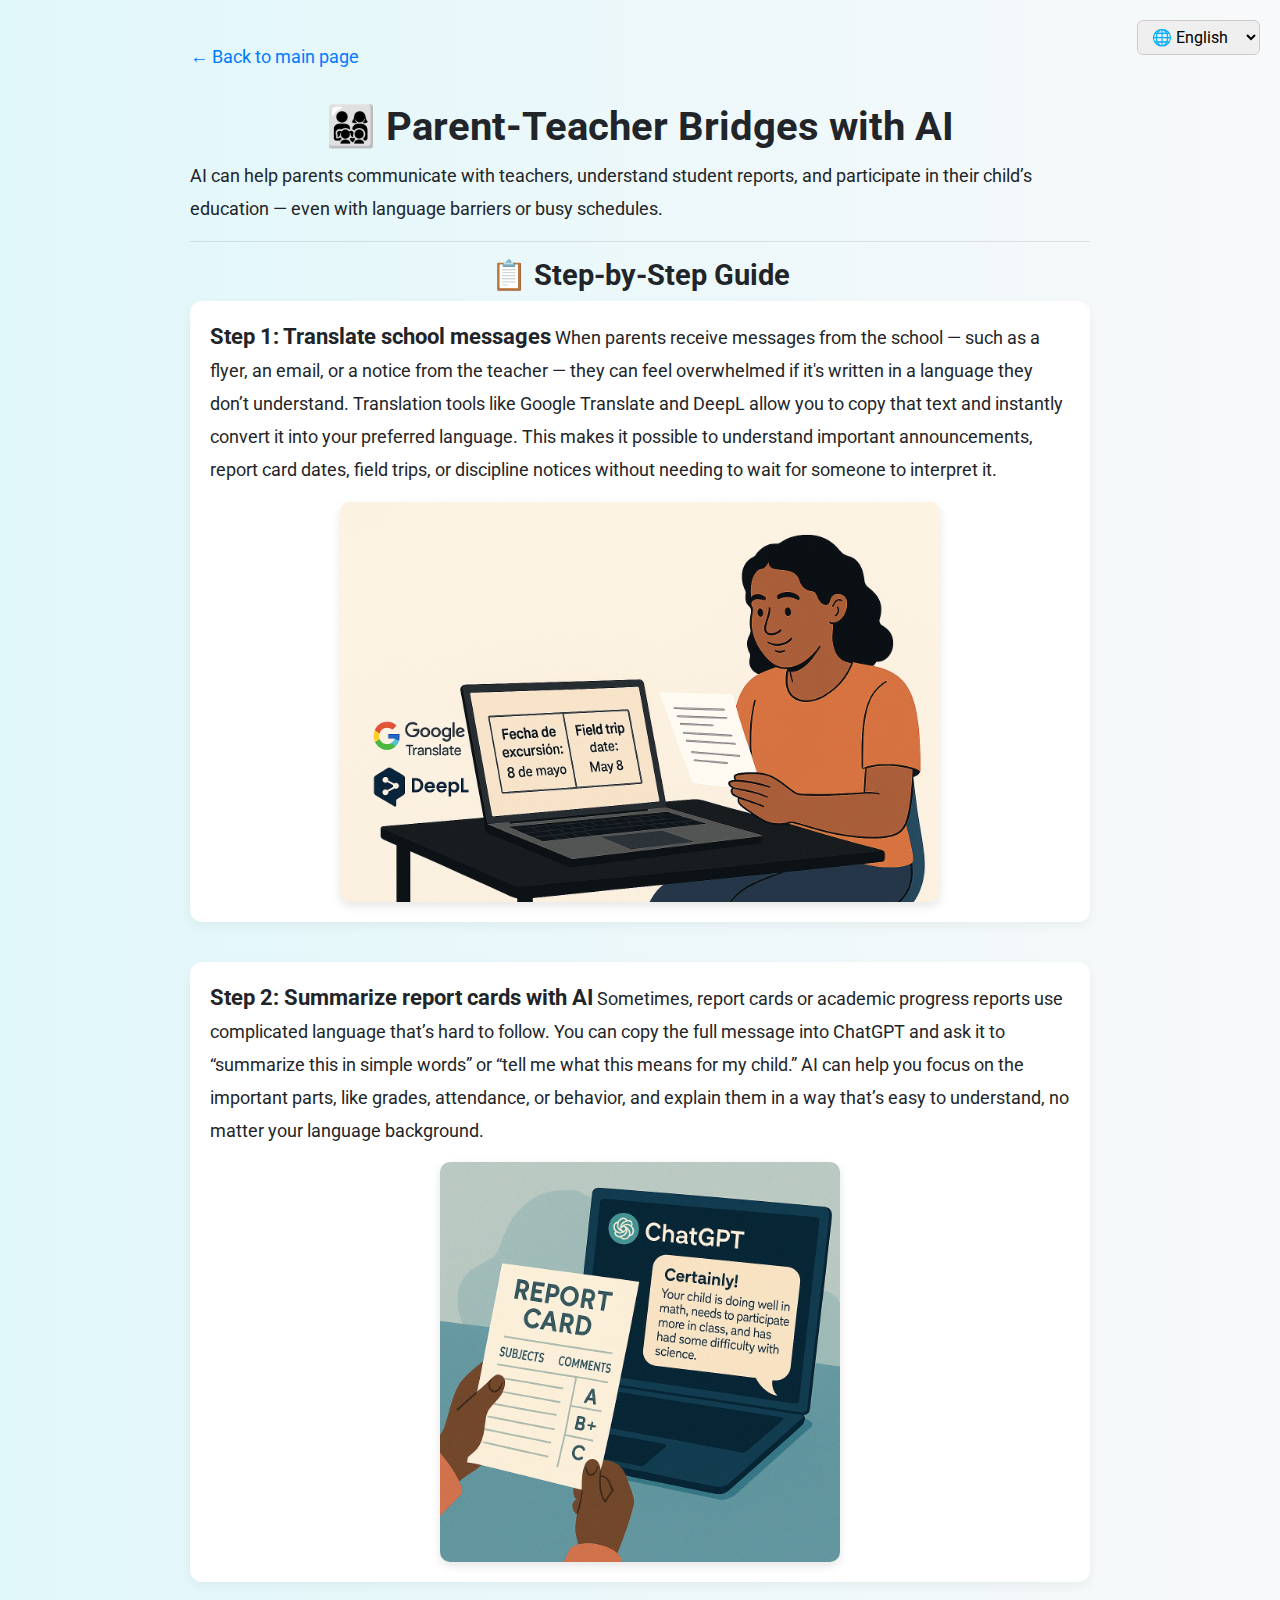
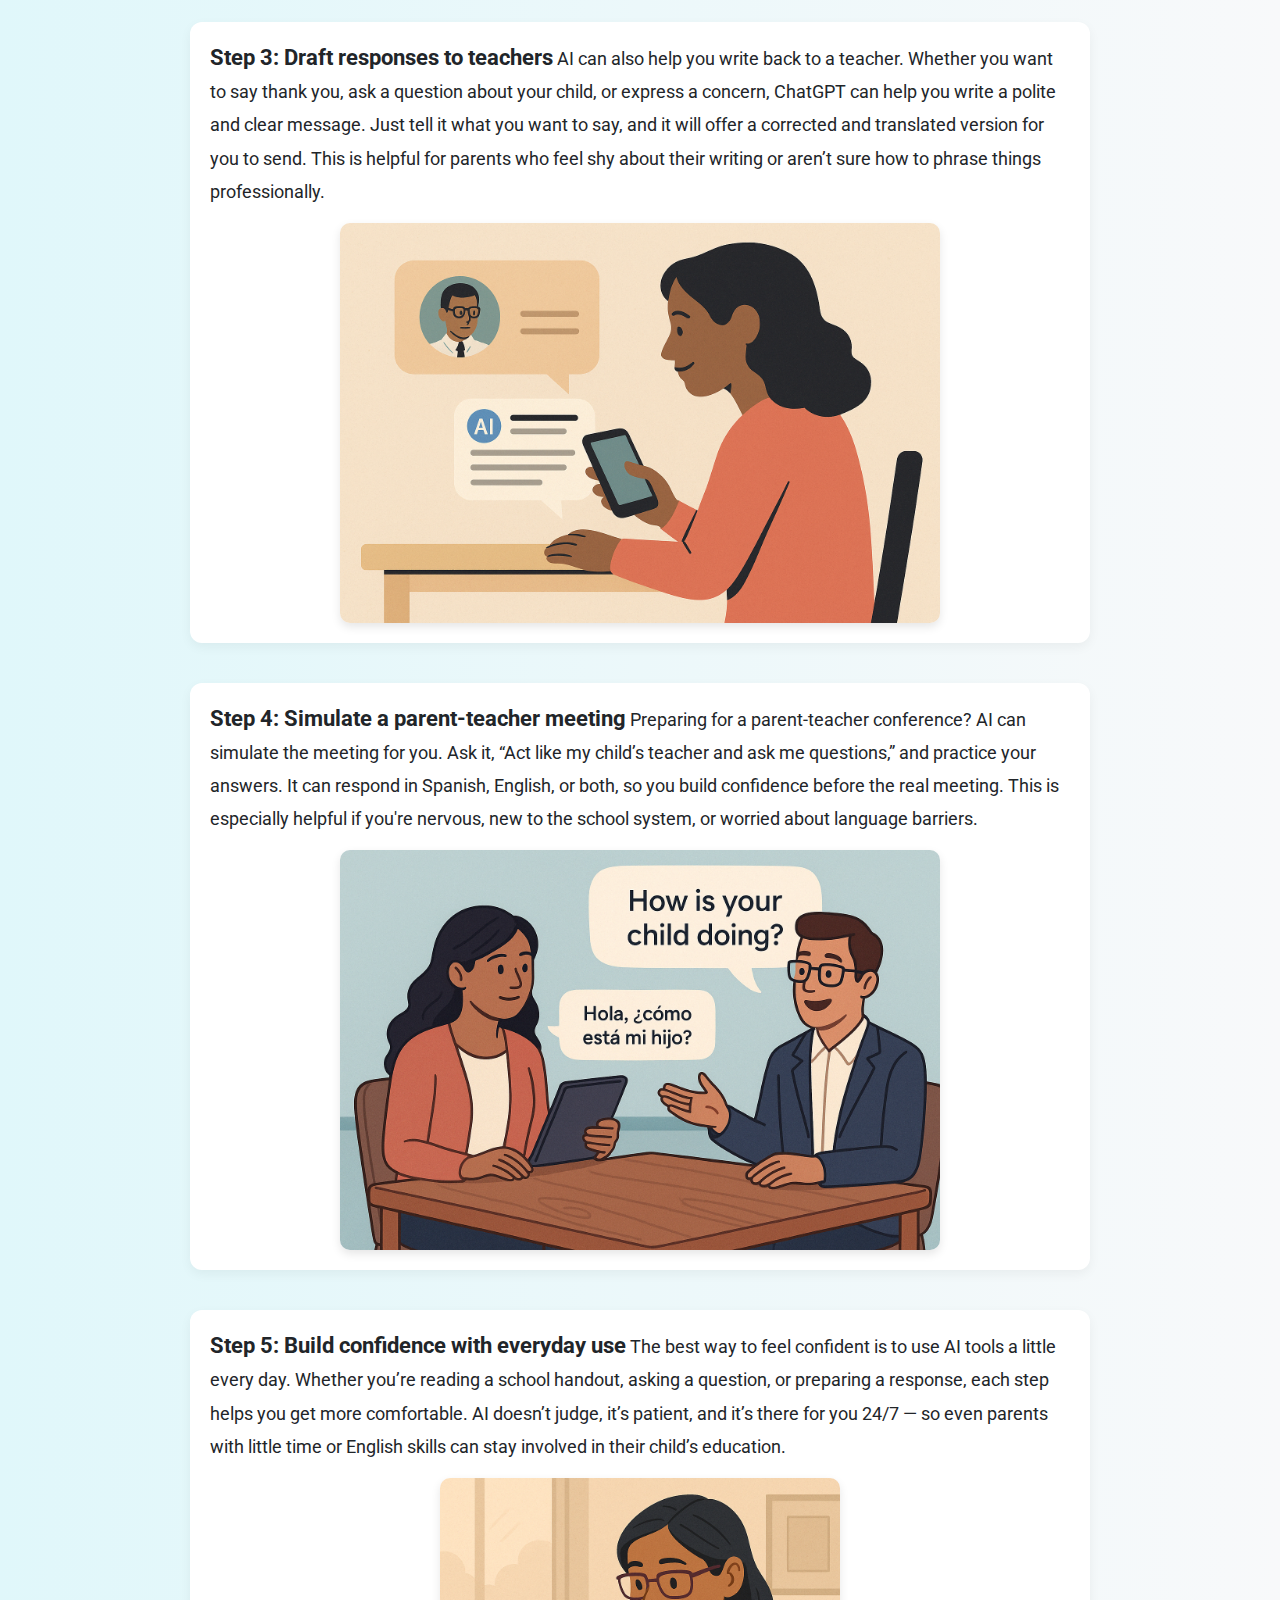
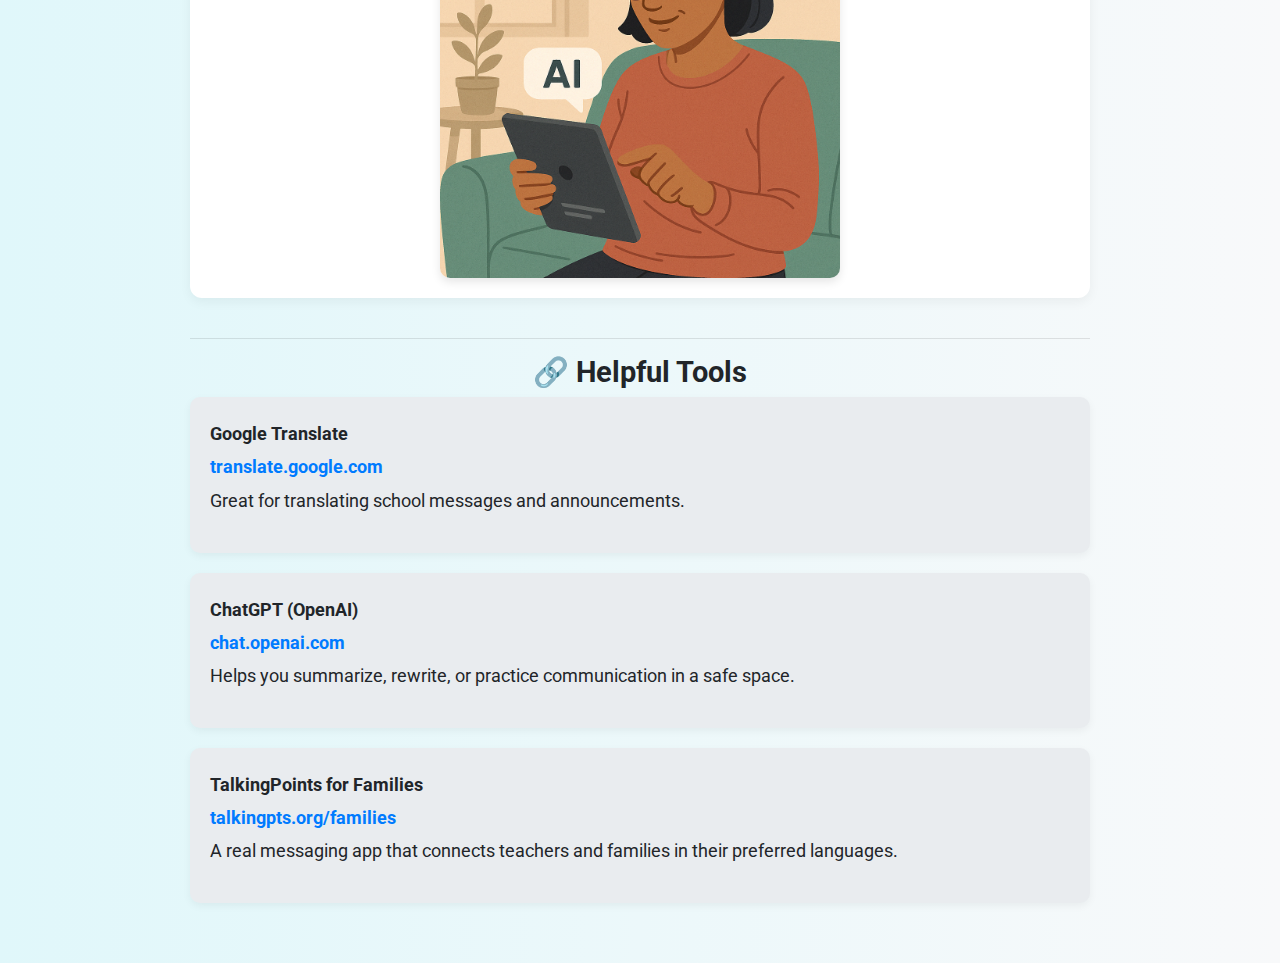
<file: html/ai-parents.html>
<!DOCTYPE html>
<html lang="en">
<head>
  <meta charset="UTF-8" />
  <meta name="viewport" content="width=device-width, initial-scale=1.0"/>
  <title>Parent-Teacher Bridges with AI</title>
  <link rel="stylesheet" href="https://stackpath.bootstrapcdn.com/bootstrap/4.5.2/css/bootstrap.min.css"/>
  <link href="https://fonts.googleapis.com/css2?family=Roboto:wght@400;700&display=swap" rel="stylesheet" />
  <link rel="stylesheet" href="../css/style.css">
</head>
<body>

<!-- Language Selector -->
<select id="language-select">
  <option value="en">🌐 English</option>
  <option value="es">🇪🇸 Español</option>
</select>

<main>

<a class="back-link" href="index.html">&larr;
  <span data-lang="en">Back to main page</span>
  <span data-lang="es" style="display:none;">Volver a la página principal</span>
</a>

<h1><span data-lang="en">👨‍👩‍👧‍👦 Parent-Teacher Bridges with AI</span><span data-lang="es" style="display:none;">👨‍👩‍👧‍👦 Conexiones Padre-Maestro con IA</span></h1>

<p data-lang="en">
  AI can help parents communicate with teachers, understand student reports, and participate in their child’s education — even with language barriers or busy schedules.
</p>
<p data-lang="es" style="display:none;">
  La IA puede ayudar a los padres a comunicarse con los maestros, entender reportes escolares y participar en la educación de sus hijos — incluso con barreras de idioma o agendas ocupadas.
</p>

<hr>

<h2><span data-lang="en">📋 Step-by-Step Guide</span><span data-lang="es" style="display:none;">📋 Guía paso a paso</span></h2>

<div class="step">
  <h3 data-lang="en">Step 1: Translate school messages</h3>
  <h3 data-lang="es" style="display:none;">Paso 1: Traduce los mensajes escolares</h3>
  <p data-lang="en">
    When parents receive messages from the school — such as a flyer, an email, or a notice from the teacher — they can feel overwhelmed if it's written in a language they don’t understand. Translation tools like Google Translate and DeepL allow you to copy that text and instantly convert it into your preferred language. This makes it possible to understand important announcements, report card dates, field trips, or discipline notices without needing to wait for someone to interpret it.
  </p>
  <p data-lang="es" style="display:none;">
    Cuando los padres reciben mensajes de la escuela — como un volante, un correo electrónico o un aviso del maestro — pueden sentirse abrumados si está escrito en un idioma que no comprenden. Herramientas como Google Translate o DeepL te permiten copiar ese texto y convertirlo al instante a tu idioma preferido. Así puedes entender anuncios importantes, fechas de boletas, excursiones o notas disciplinarias sin tener que esperar a que alguien lo traduzca.
  </p>
  <img src="../img/ai-parents/step1.png" alt="Translating school message">
</div>

<div class="step">
  <h3 data-lang="en">Step 2: Summarize report cards with AI</h3>
  <h3 data-lang="es" style="display:none;">Paso 2: Resume boletas con IA</h3>
  <p data-lang="en">
    Sometimes, report cards or academic progress reports use complicated language that’s hard to follow. You can copy the full message into ChatGPT and ask it to “summarize this in simple words” or “tell me what this means for my child.” AI can help you focus on the important parts, like grades, attendance, or behavior, and explain them in a way that’s easy to understand, no matter your language background.
  </p>
  <p data-lang="es" style="display:none;">
    A veces, las boletas o reportes escolares usan lenguaje complicado que es difícil de entender. Puedes copiar el mensaje completo en ChatGPT y pedirle que “resuma esto con palabras sencillas” o “explícame qué significa esto para mi hijo.” La IA te ayuda a enfocarte en lo más importante, como las calificaciones, la asistencia o el comportamiento, y lo explica de manera clara, sin importar tu idioma.
  </p>
  <img src="../img/ai-parents/step2.png" alt="Using AI to summarize student report">
</div>

<div class="step">
  <h3 data-lang="en">Step 3: Draft responses to teachers</h3>
  <h3 data-lang="es" style="display:none;">Paso 3: Redacta respuestas a los maestros</h3>
  <p data-lang="en">
    AI can also help you write back to a teacher. Whether you want to say thank you, ask a question about your child, or express a concern, ChatGPT can help you write a polite and clear message. Just tell it what you want to say, and it will offer a corrected and translated version for you to send. This is helpful for parents who feel shy about their writing or aren’t sure how to phrase things professionally.
  </p>
  <p data-lang="es" style="display:none;">
    La IA también puede ayudarte a responder a un maestro. Ya sea que quieras agradecer, hacer una pregunta sobre tu hijo o expresar una preocupación, ChatGPT puede ayudarte a escribir un mensaje claro y educado. Solo dile lo que quieres decir y te dará una versión corregida y traducida para que la envíes. Es útil para padres que se sienten inseguros escribiendo o no saben cómo expresar algo de forma profesional.
  </p>
  <img src="../img/ai-parents/step3.png" alt="AI-generated message to a teacher">
</div>

<div class="step">
  <h3 data-lang="en">Step 4: Simulate a parent-teacher meeting</h3>
  <h3 data-lang="es" style="display:none;">Paso 4: Simula una reunión padre-maestro</h3>
  <p data-lang="en">
    Preparing for a parent-teacher conference? AI can simulate the meeting for you. Ask it, “Act like my child’s teacher and ask me questions,” and practice your answers. It can respond in Spanish, English, or both, so you build confidence before the real meeting. This is especially helpful if you're nervous, new to the school system, or worried about language barriers.
  </p>
  <p data-lang="es" style="display:none;">
    ¿Te estás preparando para una reunión con el maestro? La IA puede simular esa reunión contigo. Pídele que “actúe como el maestro de mi hijo y me haga preguntas” y practica tus respuestas. Puede responder en español, inglés o ambos, así que puedes ganar confianza antes de la reunión real. Esto es especialmente útil si estás nervioso, eres nuevo en el sistema escolar o tienes miedo de las barreras del idioma.
  </p>
  <img src="../img/ai-parents/step4.png" alt="Simulated parent-teacher dialogue">
</div>

<div class="step">
  <h3 data-lang="en">Step 5: Build confidence with everyday use</h3>
  <h3 data-lang="es" style="display:none;">Paso 5: Gana confianza usándola diariamente</h3>
  <p data-lang="en">
    The best way to feel confident is to use AI tools a little every day. Whether you’re reading a school handout, asking a question, or preparing a response, each step helps you get more comfortable. AI doesn’t judge, it’s patient, and it’s there for you 24/7 — so even parents with little time or English skills can stay involved in their child’s education.
  </p>
  <p data-lang="es" style="display:none;">
    La mejor forma de ganar confianza es usar las herramientas de IA un poco todos los días. Ya sea leyendo una hoja informativa de la escuela, haciendo una pregunta o preparando una respuesta, cada paso te ayuda a sentirte más seguro. La IA no te juzga, es paciente y está disponible las 24 horas — así que incluso los padres con poco tiempo o habilidades en inglés pueden seguir participando en la educación de sus hijos.
  </p>
  <img src="../img/ai-parents/step5.png" alt="Parent using AI on a tablet">
</div>

<hr>

<h2><span data-lang="en">🔗 Helpful Tools</span><span data-lang="es" style="display:none;">🔗 Herramientas útiles</span></h2>

<div class="resource-box">
  <p><strong>Google Translate</strong><br>
  <a href="https://translate.google.com" target="_blank">translate.google.com</a><br>
  <span data-lang="en">Great for translating school messages and announcements.</span>
  <span data-lang="es" style="display:none;">Ideal para traducir mensajes y anuncios escolares.</span>
  </p>
</div>

<div class="resource-box">
  <p><strong>ChatGPT (OpenAI)</strong><br>
  <a href="https://chat.openai.com" target="_blank">chat.openai.com</a><br>
  <span data-lang="en">Helps you summarize, rewrite, or practice communication in a safe space.</span>
  <span data-lang="es" style="display:none;">Te ayuda a resumir, redactar o practicar comunicación en un espacio seguro.</span>
  </p>
</div>

<div class="resource-box">
  <p><strong>TalkingPoints for Families</strong><br>
  <a href="https://talkingpts.org/families" target="_blank">talkingpts.org/families</a><br>
  <span data-lang="en">A real messaging app that connects teachers and families in their preferred languages.</span>
  <span data-lang="es" style="display:none;">Una aplicación que conecta a maestros y familias en su idioma preferido.</span>
  </p>
</div>

</main>

<script>
  const langSelect = document.getElementById("language-select");
  function switchLang(lang) {
    document.querySelectorAll("[data-lang]").forEach(el => {
      el.style.display = el.getAttribute("data-lang") === lang ? "inline" : "none";
    });
  }
  langSelect.addEventListener("change", () => {
    const selected = langSelect.value;
    localStorage.setItem("lang", selected);
    switchLang(selected);
  });
  window.addEventListener("DOMContentLoaded", () => {
    const saved = localStorage.getItem("lang") || "en";
    langSelect.value = saved;
    switchLang(saved);
  });
</script>
</body>
</html>
</file>
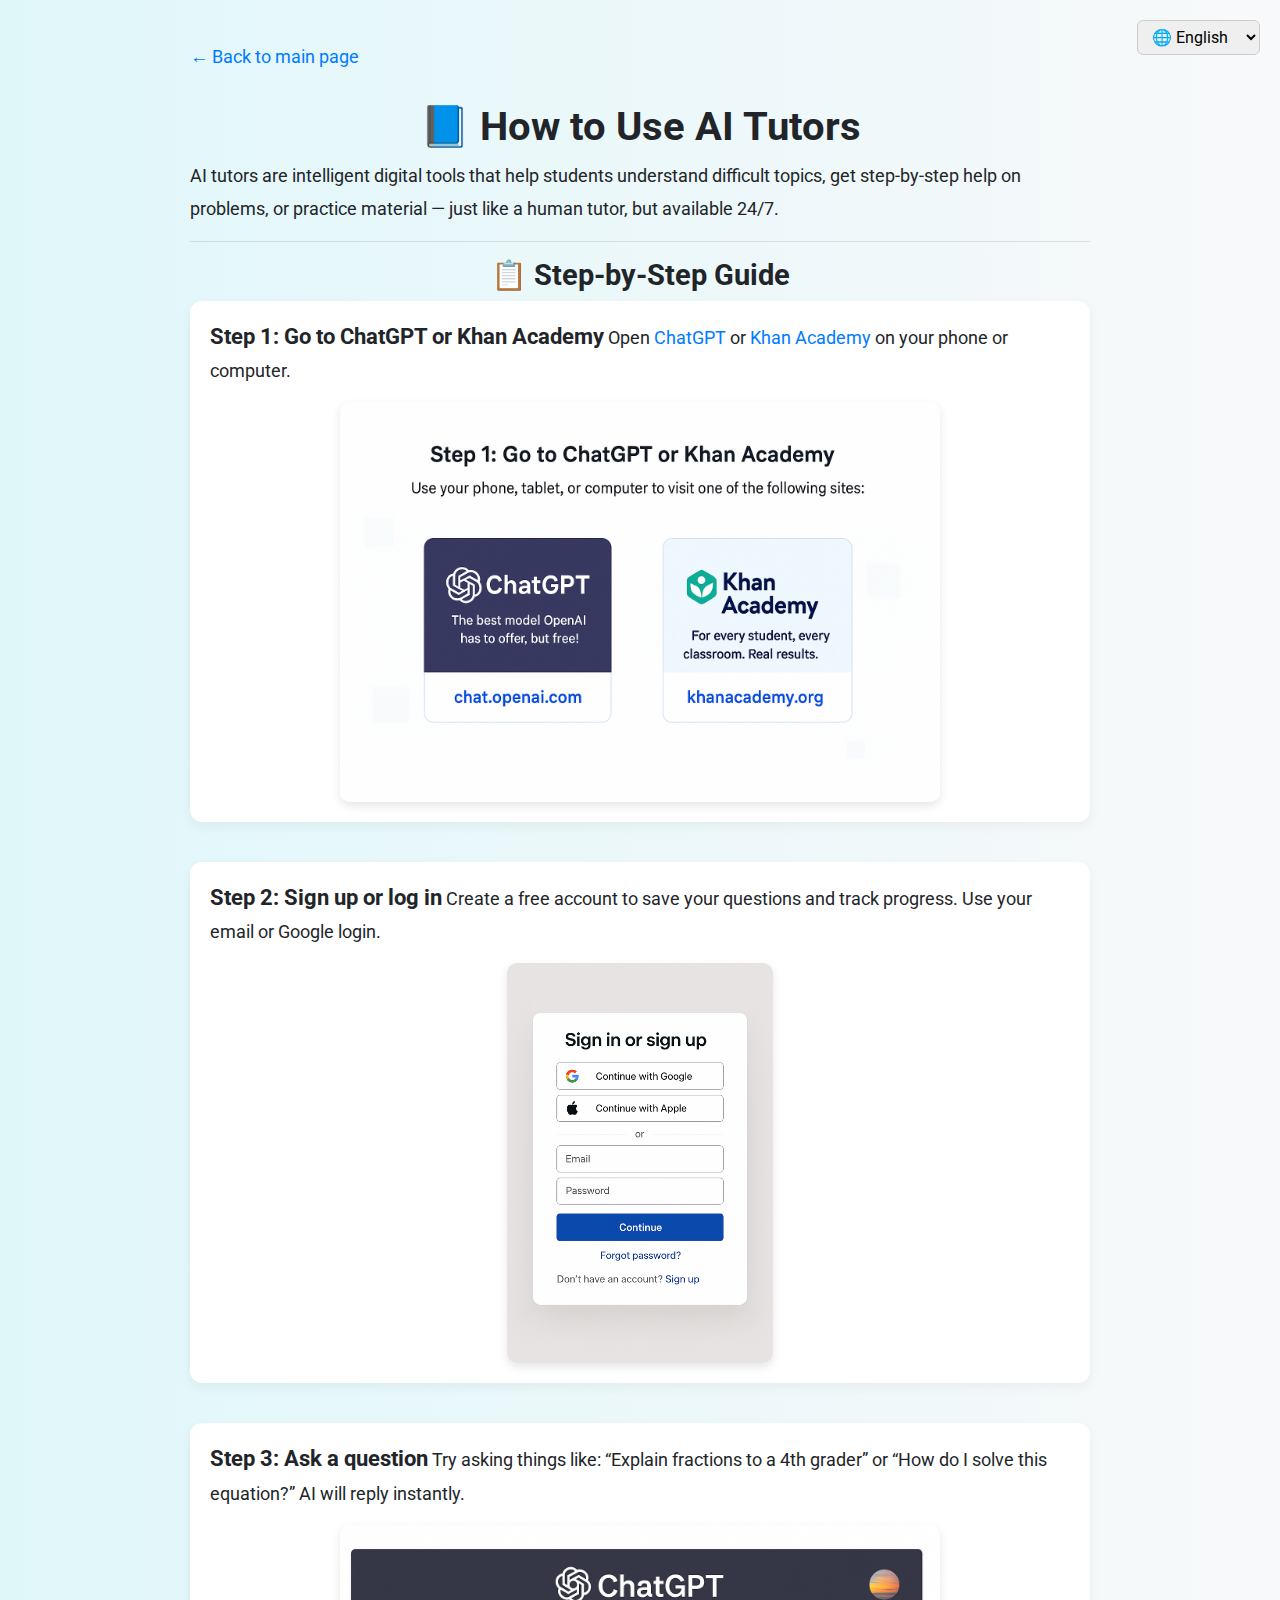
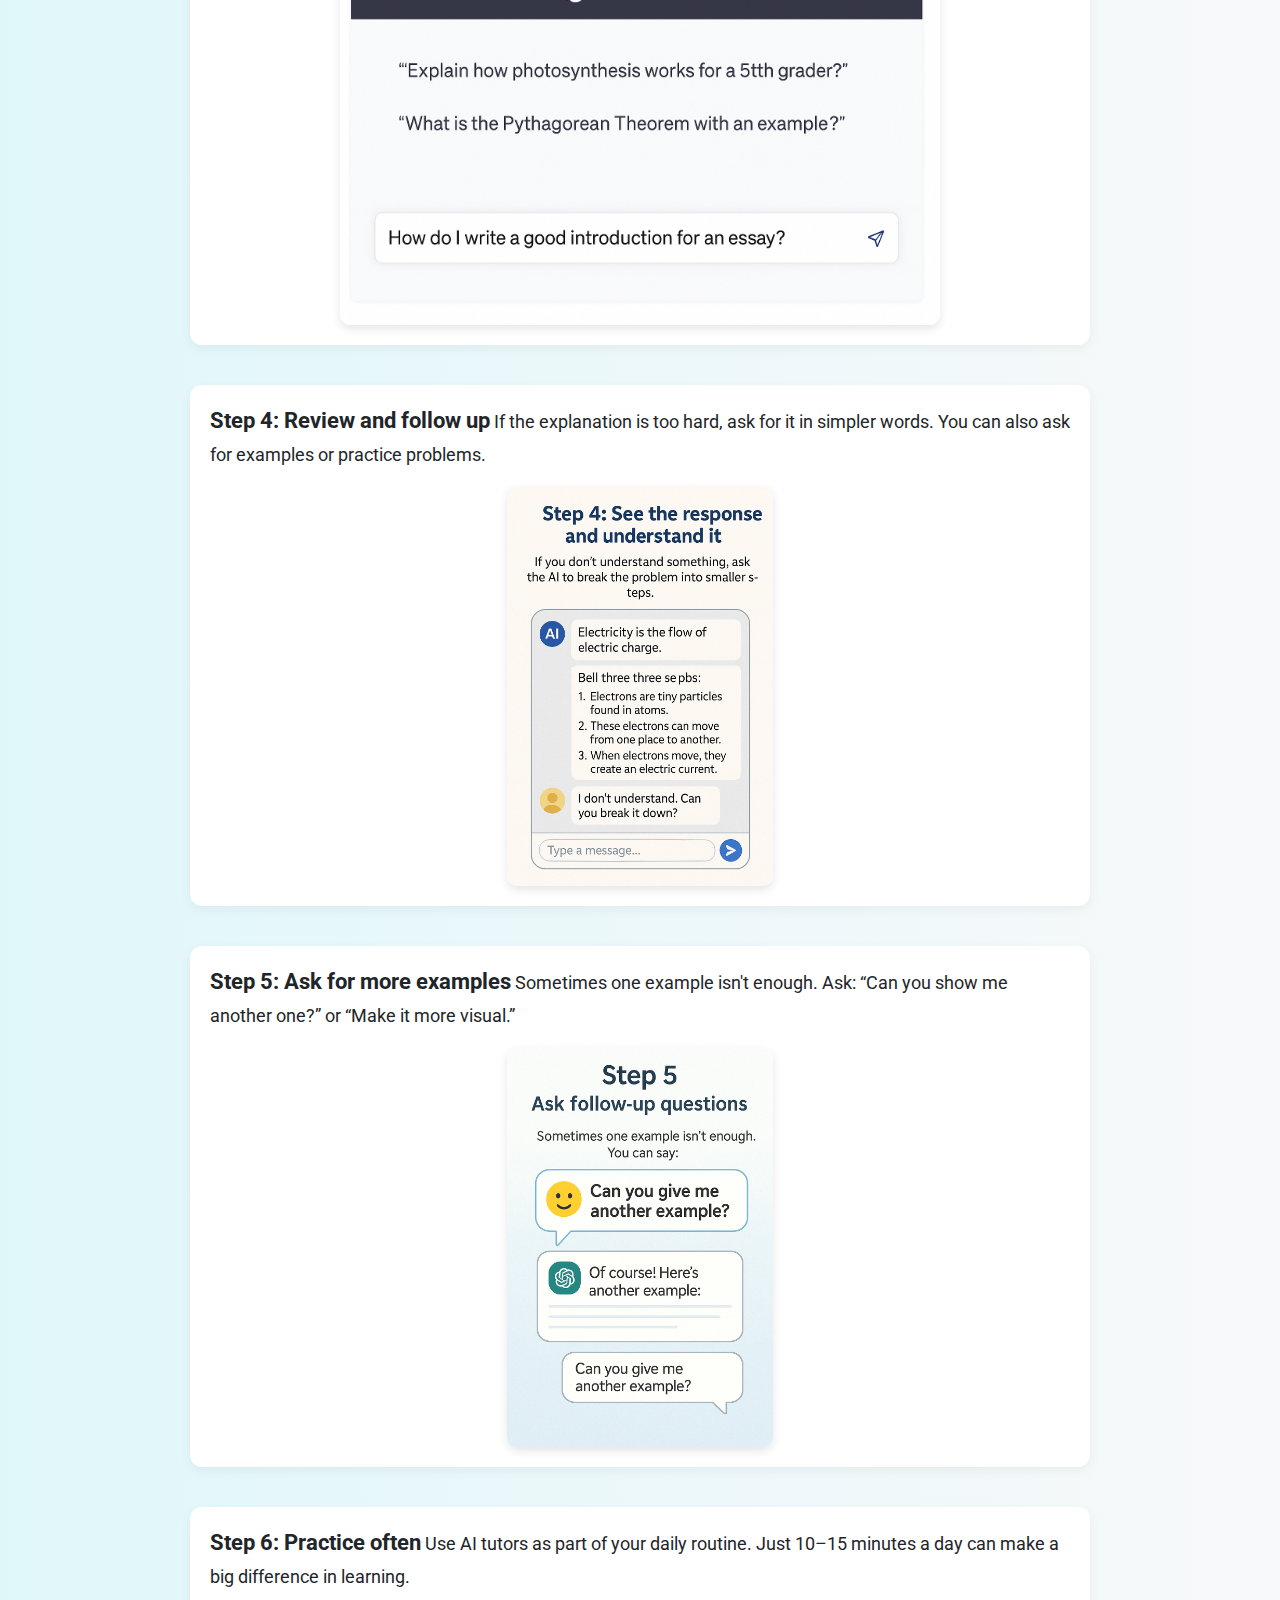
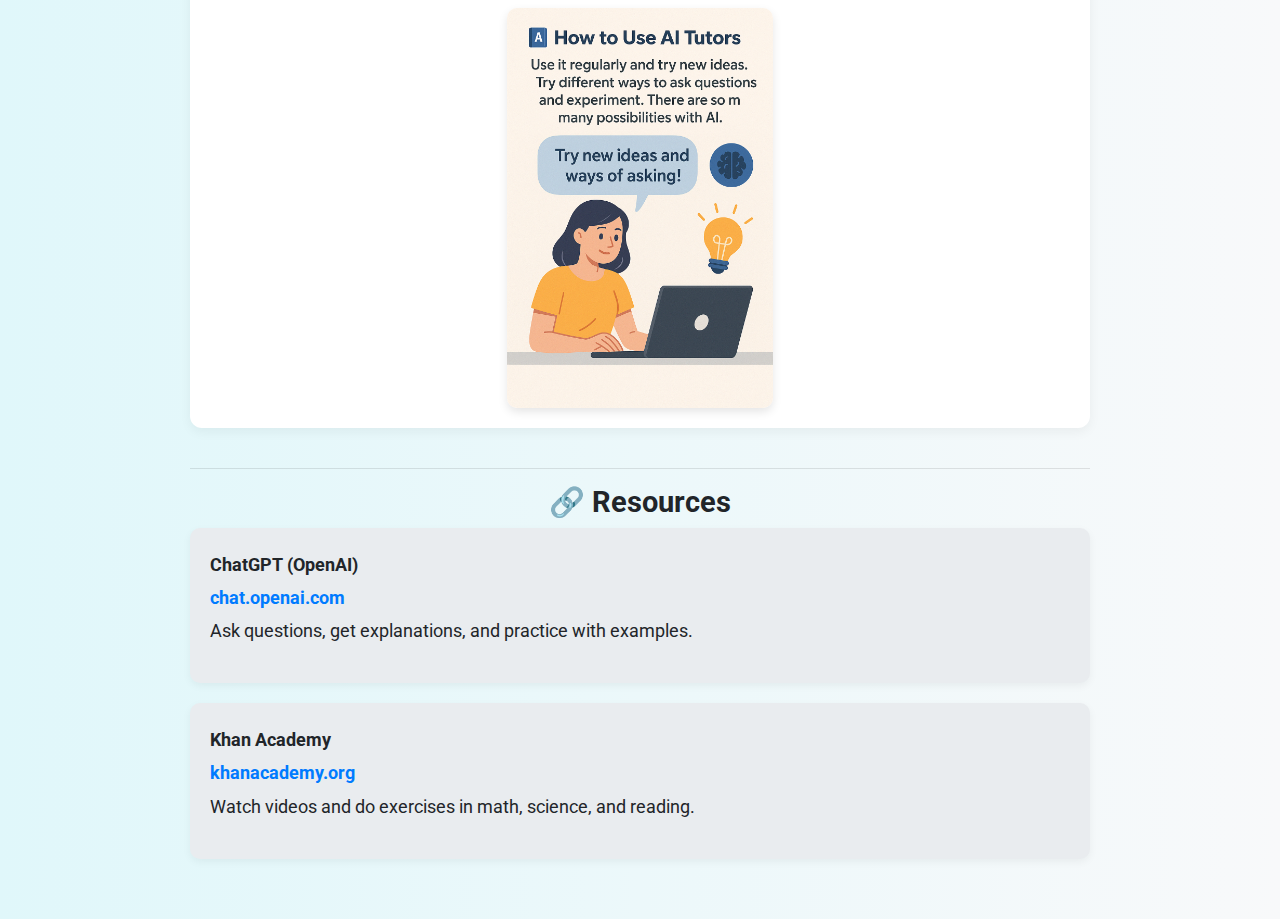
<file: html/aiTutor.html>
<!DOCTYPE html>
<html lang="en">
<head>
  <meta charset="UTF-8" />
  <meta name="viewport" content="width=device-width, initial-scale=1.0"/>
  <title>How to Use AI Tutors</title>
  <link rel="stylesheet" href="https://stackpath.bootstrapcdn.com/bootstrap/4.5.2/css/bootstrap.min.css"/>
  <link href="https://fonts.googleapis.com/css2?family=Roboto:wght@400;700&display=swap" rel="stylesheet" />
  <link rel="stylesheet" href="../css/style.css">
</head>
<body>

<!-- Language Selector -->
<select id="language-select">
  <option value="en">🌐 English</option>
  <option value="es">🇪🇸 Español</option>
</select>

<main>

<a class="back-link" href="index.html">&larr; <span data-lang="en">Back to main page</span><span data-lang="es" style="display:none;">Volver a la página principal</span></a>


<!-- Brief Introduction-->
<h1><span data-lang="en">📘 How to Use AI Tutors</span><span data-lang="es" style="display:none;">📘 Cómo usar tutores con IA</span></h1>

<p data-lang="en">
  AI tutors are intelligent digital tools that help students understand difficult topics, get step-by-step help on problems, or practice material — just like a human tutor, but available 24/7.
</p>
<p data-lang="es" style="display:none;">
  Los tutores con inteligencia artificial son herramientas digitales que ayudan a los estudiantes a entender temas difíciles, resolver problemas paso a paso o practicar — como un tutor humano, pero disponible las 24 horas.
</p>

<hr>
<!-- steps-->
<h2><span data-lang="en">📋 Step-by-Step Guide</span><span data-lang="es" style="display:none;">📋 Guía paso a paso</span></h2>

<div class="step">
  <h3 data-lang="en">Step 1: Go to ChatGPT or Khan Academy</h3>
  <h3 data-lang="es" style="display:none;">Paso 1: Ve a ChatGPT o Khan Academy</h3>
  <p data-lang="en">Open <a href="https://chat.openai.com" target="_blank">ChatGPT</a> or <a href="https://www.khanacademy.org" target="_blank">Khan Academy</a> on your phone or computer.</p>
  <p data-lang="es" style="display:none;">Abre <a href="https://chat.openai.com" target="_blank">ChatGPT</a> o <a href="https://www.khanacademy.org" target="_blank">Khan Academy</a> en tu teléfono o computadora.</p>
  <img src="../img/aitutor/step1.png" alt="Go to ChatGPT or Khan Academy">
</div>

<div class="step">
  <h3 data-lang="en">Step 2: Sign up or log in</h3>
  <h3 data-lang="es" style="display:none;">Paso 2: Regístrate o inicia sesión</h3>
  <p data-lang="en">Create a free account to save your questions and track progress. Use your email or Google login.</p>
  <p data-lang="es" style="display:none;">Crea una cuenta gratuita para guardar tus preguntas y seguir tu progreso. Usa tu correo o tu cuenta de Google.</p>
  <img src="../img/aitutor/step2.png" alt="Sign up or log in">
</div>

<div class="step">
  <h3 data-lang="en">Step 3: Ask a question</h3>
  <h3 data-lang="es" style="display:none;">Paso 3: Haz una pregunta</h3>
  <p data-lang="en">Try asking things like: “Explain fractions to a 4th grader” or “How do I solve this equation?” AI will reply instantly.</p>
  <p data-lang="es" style="display:none;">Haz preguntas como: “Explícame las fracciones como si fuera de cuarto grado” o “¿Cómo resuelvo esta ecuación?” La IA responderá al instante.</p>
  <img src="../img/aitutor/step3.png" alt="Ask a question">
</div>

<div class="step">
  <h3 data-lang="en">Step 4: Review and follow up</h3>
  <h3 data-lang="es" style="display:none;">Paso 4: Revisa y haz seguimiento</h3>
  <p data-lang="en">If the explanation is too hard, ask for it in simpler words. You can also ask for examples or practice problems.</p>
  <p data-lang="es" style="display:none;">Si la explicación es muy difícil, pide una versión más sencilla. También puedes pedir ejemplos o ejercicios para practicar.</p>
  <img src="../img/aitutor/step4.png" alt="Follow up with more questions">
</div>

<div class="step">
  <h3 data-lang="en">Step 5: Ask for more examples</h3>
  <h3 data-lang="es" style="display:none;">Paso 5: Pide más ejemplos</h3>
  <p data-lang="en">Sometimes one example isn't enough. Ask: “Can you show me another one?” or “Make it more visual.”</p>
  <p data-lang="es" style="display:none;">A veces un solo ejemplo no es suficiente. Pregunta: “¿Puedes mostrarme otro?” o “Hazlo más visual.”</p>
  <img src="../img/aitutor/step5.png" alt="Ask for more examples">
</div>

<div class="step">
  <h3 data-lang="en">Step 6: Practice often</h3>
  <h3 data-lang="es" style="display:none;">Paso 6: Practica seguido</h3>
  <p data-lang="en">Use AI tutors as part of your daily routine. Just 10–15 minutes a day can make a big difference in learning.</p>
  <p data-lang="es" style="display:none;">Usa los tutores con IA todos los días. Solo 10–15 minutos diarios pueden hacer una gran diferencia en el aprendizaje.</p>
  <img src="../img/aitutor/step6.png" alt="Practice with AI every day">
</div>

<hr>
<!-- Resources page-->
<h2><span data-lang="en">🔗 Resources</span><span data-lang="es" style="display:none;">🔗 Recursos</span></h2>

<div class="resource-box">
  <p><strong>ChatGPT (OpenAI)</strong><br>
  <a href="https://chat.openai.com" target="_blank">chat.openai.com</a><br>
  <span data-lang="en">Ask questions, get explanations, and practice with examples.</span>
  <span data-lang="es" style="display:none;">Haz preguntas, obtén explicaciones y practica con ejemplos.</span>
  </p>
</div>

<div class="resource-box">
  <p><strong>Khan Academy</strong><br>
  <a href="https://www.khanacademy.org" target="_blank">khanacademy.org</a><br>
  <span data-lang="en">Watch videos and do exercises in math, science, and reading.</span>
  <span data-lang="es" style="display:none;">Mira videos y haz ejercicios de matemáticas, ciencia y lectura.</span>
  </p>
</div>

</main>

<script>
  const langSelect = document.getElementById("language-select");

  function switchLang(lang) {
    document.querySelectorAll("[data-lang]").forEach(el => {
      el.style.display = el.getAttribute("data-lang") === lang ? "inline" : "none";
    });
  }

  langSelect.addEventListener("change", () => {
    const selected = langSelect.value;
    localStorage.setItem("lang", selected);
    switchLang(selected);
  });

  window.addEventListener("DOMContentLoaded", () => {
    const saved = localStorage.getItem("lang") || "en";
    langSelect.value = saved;
    switchLang(saved);
  });
</script>
</body>
</html>
</file>
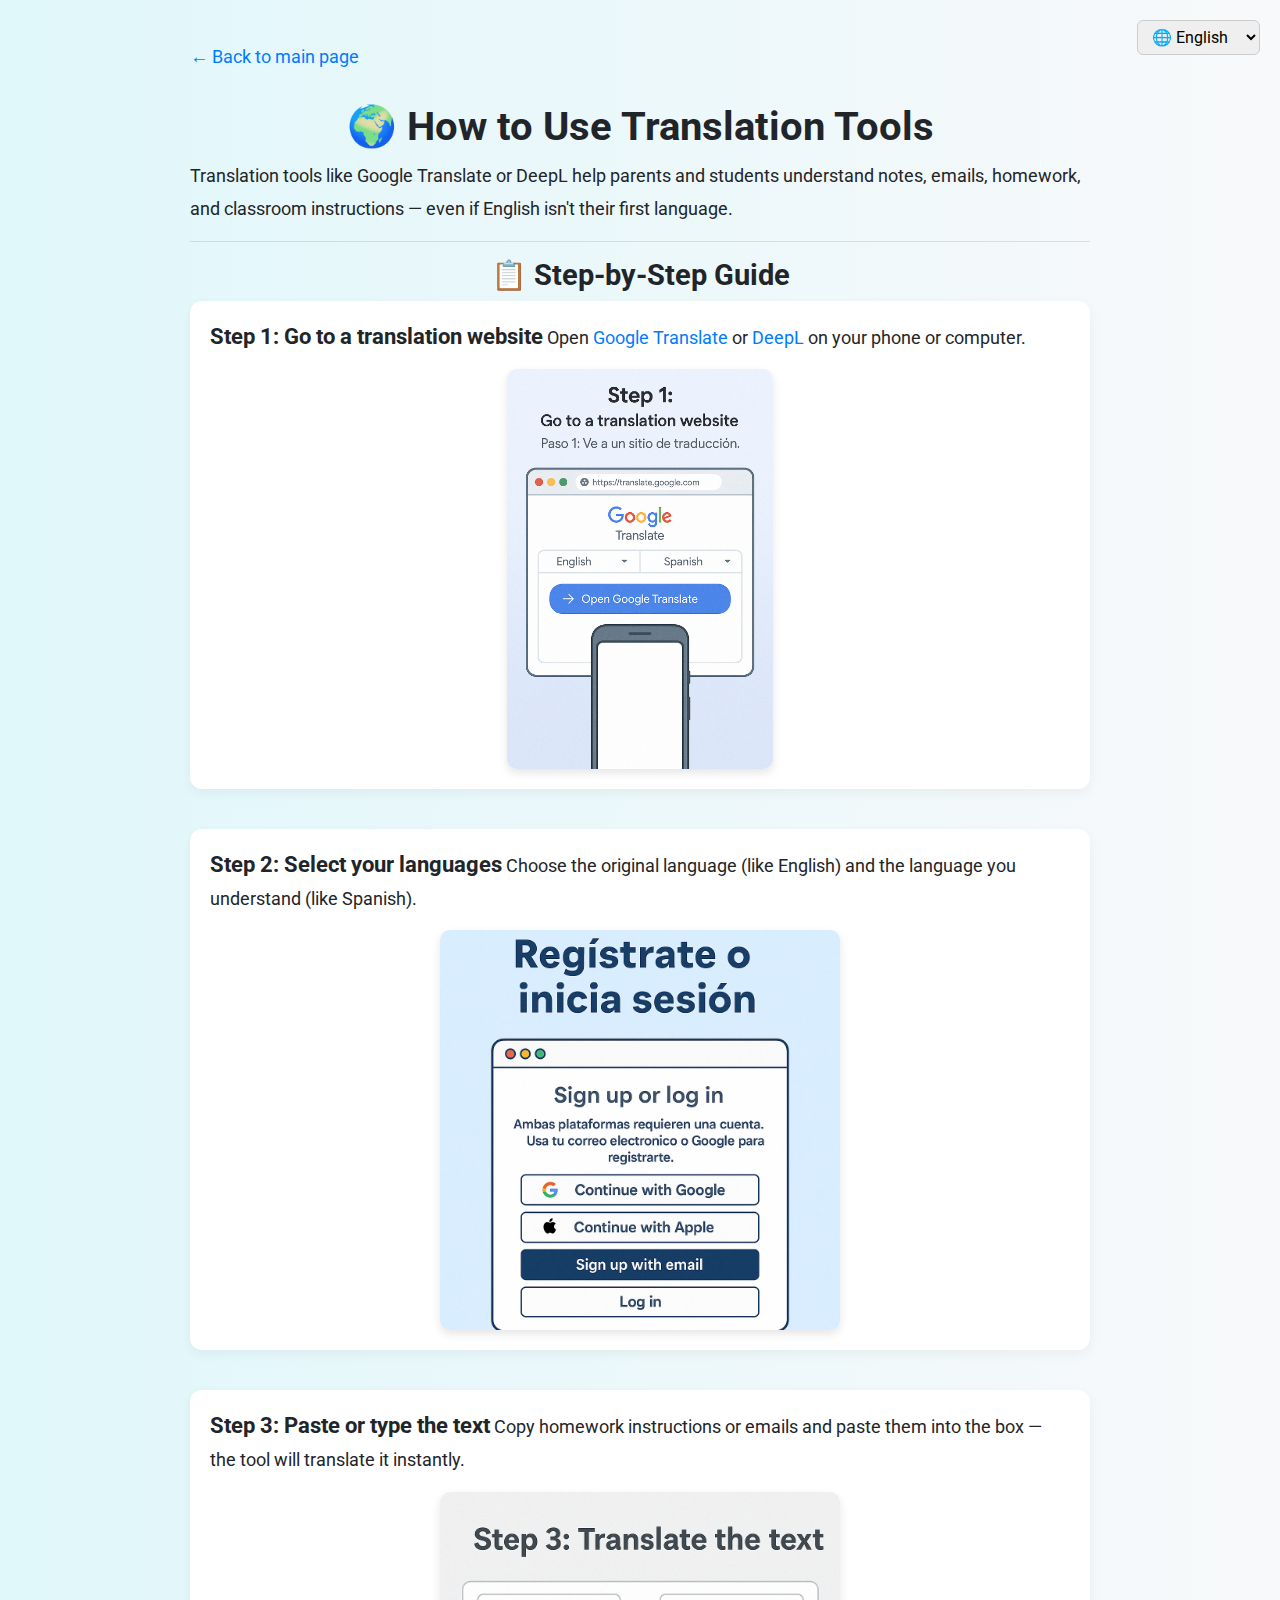
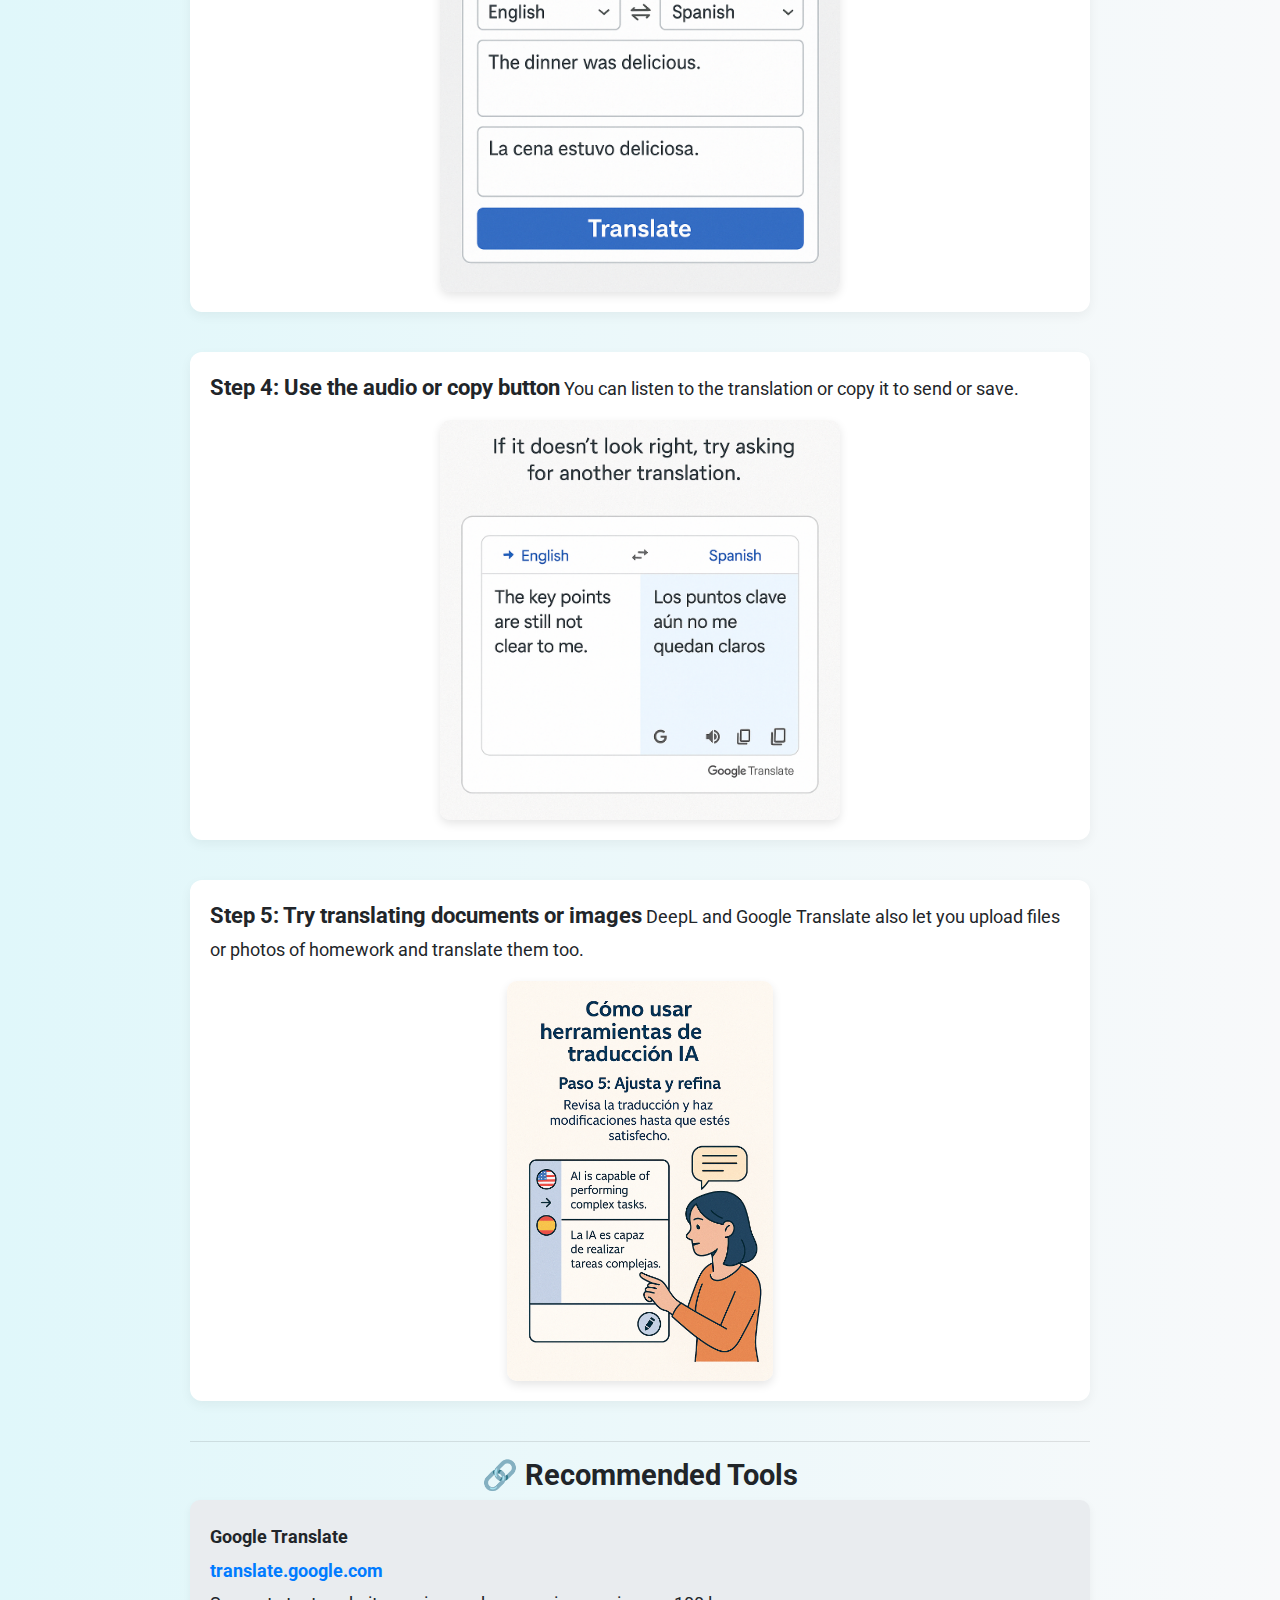
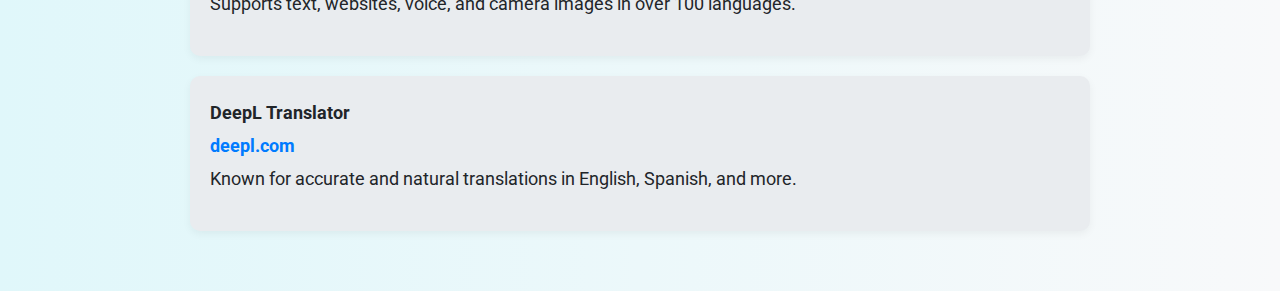
<file: html/translationTools.html>
<!DOCTYPE html>
<html lang="en">
<head>
  <meta charset="UTF-8" />
  <meta name="viewport" content="width=device-width, initial-scale=1.0"/>
  <title>Using Translation Tools</title>
  <link rel="stylesheet" href="https://stackpath.bootstrapcdn.com/bootstrap/4.5.2/css/bootstrap.min.css"/>
  <link href="https://fonts.googleapis.com/css2?family=Roboto:wght@400;700&display=swap" rel="stylesheet" />
  <link rel="stylesheet" href="../css/style.css">
</head>
<body>

<!-- Language Selector -->
<select id="language-select">
  <option value="en">🌐 English</option>
  <option value="es">🇪🇸 Español</option>
</select>

<main>

<a class="back-link" href="index.html">&larr;
  <span data-lang="en">Back to main page</span>
  <span data-lang="es" style="display:none;">Volver a la página principal</span>
</a>

<h1><span data-lang="en">🌍 How to Use Translation Tools</span><span data-lang="es" style="display:none;">🌍 Cómo usar herramientas de traducción</span></h1>

<p data-lang="en">
  Translation tools like Google Translate or DeepL help parents and students understand notes, emails, homework, and classroom instructions — even if English isn't their first language.
</p>
<p data-lang="es" style="display:none;">
  Las herramientas de traducción como Google Translate o DeepL ayudan a los padres y estudiantes a entender notas, correos, tareas e instrucciones escolares — incluso si el inglés no es su primer idioma.
</p>

<hr>

<h2><span data-lang="en">📋 Step-by-Step Guide</span><span data-lang="es" style="display:none;">📋 Guía paso a paso</span></h2>

<div class="step">
  <h3 data-lang="en">Step 1: Go to a translation website</h3>
  <h3 data-lang="es" style="display:none;">Paso 1: Ve a un sitio de traducción</h3>
  <p data-lang="en">Open <a href="https://translate.google.com" target="_blank">Google Translate</a> or <a href="https://www.deepl.com/translator" target="_blank">DeepL</a> on your phone or computer.</p>
  <p data-lang="es" style="display:none;">Abre <a href="https://translate.google.com" target="_blank">Google Translate</a> o <a href="https://www.deepl.com/translator" target="_blank">DeepL</a> en tu teléfono o computadora.</p>
  <img src="../img/translation/step1.png" alt="Opening Google Translate">
</div>

<div class="step">
  <h3 data-lang="en">Step 2: Select your languages</h3>
  <h3 data-lang="es" style="display:none;">Paso 2: Selecciona tus idiomas</h3>
  <p data-lang="en">Choose the original language (like English) and the language you understand (like Spanish).</p>
  <p data-lang="es" style="display:none;">Selecciona el idioma original (como inglés) y el idioma que entiendes (como español).</p>
  <img src="../img/translation/step2.png" alt="Language selection screen">
</div>

<div class="step">
  <h3 data-lang="en">Step 3: Paste or type the text</h3>
  <h3 data-lang="es" style="display:none;">Paso 3: Escribe o pega el texto</h3>
  <p data-lang="en">Copy homework instructions or emails and paste them into the box — the tool will translate it instantly.</p>
  <p data-lang="es" style="display:none;">Copia las instrucciones de tarea o correos y pégalos en el cuadro — la herramienta los traducirá al instante.</p>
  <img src="../img/translation/step3.png" alt="Entering text into translator">
</div>

<div class="step">
  <h3 data-lang="en">Step 4: Use the audio or copy button</h3>
  <h3 data-lang="es" style="display:none;">Paso 4: Usa el botón de audio o copiar</h3>
  <p data-lang="en">You can listen to the translation or copy it to send or save.</p>
  <p data-lang="es" style="display:none;">Puedes escuchar la traducción o copiarla para enviarla o guardarla.</p>
  <img src="../img/translation/step4.png" alt="Copying or playing translated text">
</div>

<div class="step">
  <h3 data-lang="en">Step 5: Try translating documents or images</h3>
  <h3 data-lang="es" style="display:none;">Paso 5: Prueba traducir documentos o imágenes</h3>
  <p data-lang="en">DeepL and Google Translate also let you upload files or photos of homework and translate them too.</p>
  <p data-lang="es" style="display:none;">DeepL y Google Translate también te permiten subir archivos o fotos de tareas y traducirlas.</p>
  <img src="../img/translation/step5.png" alt="Uploading documents for translation">
</div>

<hr>

<h2><span data-lang="en">🔗 Recommended Tools</span><span data-lang="es" style="display:none;">🔗 Herramientas recomendadas</span></h2>

<div class="resource-box">
  <p><strong>Google Translate</strong><br>
  <a href="https://translate.google.com" target="_blank">translate.google.com</a><br>
  <span data-lang="en">Supports text, websites, voice, and camera images in over 100 languages.</span>
  <span data-lang="es" style="display:none;">Admite texto, sitios web, voz e imágenes de cámara en más de 100 idiomas.</span>
  </p>
</div>

<div class="resource-box">
  <p><strong>DeepL Translator</strong><br>
  <a href="https://www.deepl.com/translator" target="_blank">deepl.com</a><br>
  <span data-lang="en">Known for accurate and natural translations in English, Spanish, and more.</span>
  <span data-lang="es" style="display:none;">Conocido por sus traducciones precisas y naturales en inglés, español y más.</span>
  </p>
</div>

</main>

<script>
  const langSelect = document.getElementById("language-select");

  function switchLang(lang) {
    document.querySelectorAll("[data-lang]").forEach(el => {
      el.style.display = el.getAttribute("data-lang") === lang ? "inline" : "none";
    });
  }

  langSelect.addEventListener("change", () => {
    const selected = langSelect.value;
    localStorage.setItem("lang", selected);
    switchLang(selected);
  });

  window.addEventListener("DOMContentLoaded", () => {
    const saved = localStorage.getItem("lang") || "en";
    langSelect.value = saved;
    switchLang(saved);
  });
</script>

</body>
</html>
</file>
<file: css/style.css>
body {
    font-family: 'Roboto', sans-serif;
    background: linear-gradient(to right, #e0f7fa, #f8f9fa);
    color: #212529;
    display: flex;
    justify-content: center;
    padding: 40px 20px;
  }

  main {
    max-width: 900px;
    width: 100%;
    font-size: 1.15rem;
    line-height: 1.8;
  }

  .step {
    margin-bottom: 40px;
    background: white;
    padding: 20px;
    border-radius: 12px;
    box-shadow: 0 4px 12px rgba(0, 0, 0, 0.05);
  }

  .step img {
    display: block;
    max-width: 100%;
    max-height: 400px;
    height: auto;
    margin: 15px auto 0;
    border-radius: 10px;
    box-shadow: 0 4px 10px rgba(0,0,0,0.1);
    object-fit: contain;
  }

  h1, h2, h3 {
    font-weight: 700;
    text-align: center;
  }

  h2 { font-size: 1.8rem; }
  h3 { font-size: 1.4rem; }

  .back-link {
    display: inline-block;
    margin-bottom: 30px;
    color: #007bff;
    text-decoration: none;
  }

  .back-link:hover {
    color: blue;
  }

  .resource-box {
    background-color: #e9ecef;
    padding: 20px;
    border-radius: 10px;
    box-shadow: 0 3px 8px rgba(0,0,0,0.05);
    margin-bottom: 20px;
  }

  .resource-box a {
    color: #007bff;
    font-weight: bold;
  }

  #language-select {
    position: fixed;
    top: 20px;
    right: 20px;
    z-index: 9999;
    padding: 6px 10px;
    border-radius: 6px;
    border: 1px solid #ccc;
  }

  @media (max-width: 576px) {
    body { padding: 20px 10px; }
    #language-select { top: 10px; right: 10px; }
  }
</file>
